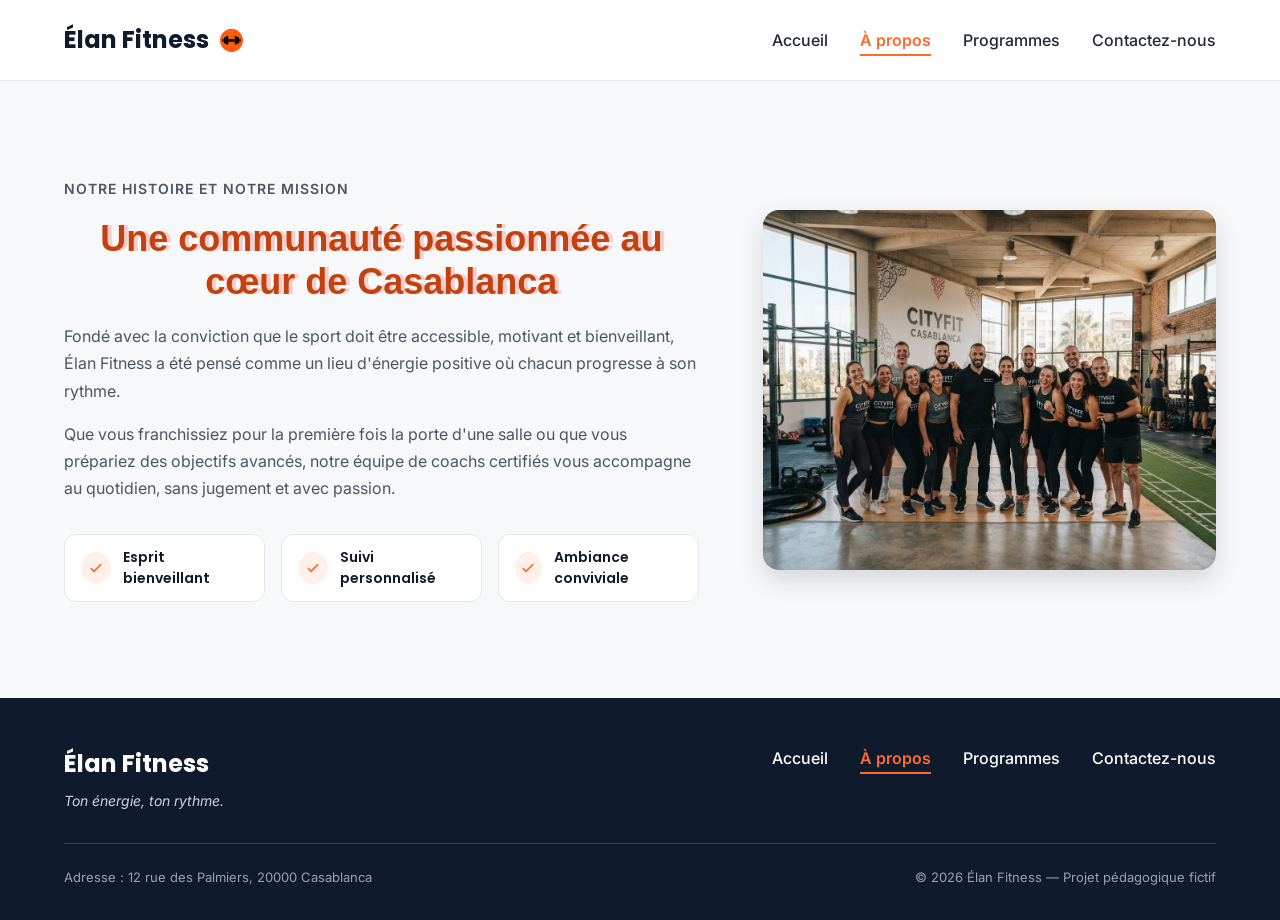
<file: apropos.html>
<!DOCTYPE html>
<html lang="fr">
<head>
  <meta charset="UTF-8">
  <meta name="viewport" content="width=device-width, initial-scale=1">
  <meta name="description" content="Élan Fitness, salle de sport à Casablanca : musculation, yoga, cardio et boxe fitness avec des coachs diplômés. Réservez votre cours d'essai gratuit.">
  <title>Élan Fitness | Salle de sport à Casablanca</title>
<link rel="icon" href="img/icone.png" type="image/png" >
  <link rel="preconnect" href="https://fonts.googleapis.com">
  <link rel="preconnect" href="https://fonts.gstatic.com" crossorigin>
  <link href="https://fonts.googleapis.com/css2?family=Inter:wght@400;500;600&family=Poppins:wght@600;700;800&display=swap" rel="stylesheet">
  <!-- <link rel="stylesheet" href="styleContact.css"> -->
  <link rel="stylesheet" href="style.css">
  <link rel="stylesheet" href="styleResponsive.css">
  <link rel="stylesheet" href="https://cdnjs.cloudflare.com/ajax/libs/font-awesome/6.5.2/css/all.min.css">
</head>

<body>

  <header class="en-tete">
    <div class="conteneur en-tete-contenu">
        <a href="index.html" class="logo">   Élan Fitness   <img src="img/icone.png" width="25px" height="25px" style="border-radius: 50%;margin-left: 10px;">  </a>

      <nav aria-label="Navigation principale">
       <ul class="menu">
          <li><a href="index.html" >Accueil</a></li>
          <li><a href="apropos.html" class="lien-actif">À propos</a></li>
          <li><a href="programmes.html">Programmes</a></li>
          <li><a href="contactez_nous.html">Contactez-nous</a></li>
        </ul>
      </nav>
       <button class="menu-icon" >
       <i class="fa-solid fa-bars"></i>
       </button>
    </div>
  </header>

  <main>

   

    

    <section id="a-propos" class="section Apropos">
      <div class="conteneur apropos-contenu">

        <div class="apropos-texte">
          <p class="sur-titre">Notre histoire et notre mission</p>
          <h2>Une communauté passionnée au cœur de Casablanca</h2>
          <p>
            Fondé avec la conviction que le sport doit être accessible, motivant et bienveillant,
            Élan Fitness a été pensé comme un lieu d'énergie positive où chacun progresse à son rythme.
          </p>
          <p>
            Que vous franchissiez pour la première fois la porte d'une salle ou que vous prépariez des
            objectifs avancés, notre équipe de coachs certifiés vous accompagne au quotidien, sans
            jugement et avec passion.
          </p>

          <ul class="valeurs" >
            <li class="valeur">
              <div class="icone icone-petite"><img src="img/icone-check.svg" alt=""></div>
              <span>Esprit bienveillant</span>
            </li>
            <li class="valeur">
              <div class="icone icone-petite"><img src="img/icone-check.svg" alt=""></div>
              <span>Suivi personnalisé</span>
            </li>
            <li class="valeur">
              <div class="icone icone-petite"><img src="img/icone-check.svg" alt=""></div>
              <span>Ambiance conviviale</span>
            </li>
          </ul>
        </div>

        <img class="apropos-image" src="img/equipe.jpg" alt="L'équipe de coachs d'Élan Fitness réunie dans la salle">

      </div>
    </section>

    <!-- <section id="programmes" class="section"> -->
    

  </main>

  <footer class="pied-de-page">
    <div class="conteneur">

      <div class="pied-haut">
        <div>
          <p class="logo logo-clair">Élan Fitness</p>
          <p class="slogan">Ton énergie, ton rythme.</p>
        </div>

        <nav aria-label="Navigation du pied de page" class="list">
            <ul class="menu">
          <li><a href="index.html" >Accueil</a></li>
          <li><a href="apropos.html" class="lien-actif">À propos</a></li>
          <li><a href="programmes.html">Programmes</a></li>
          <li><a href="contactez_nous.html">Contactez-nous</a></li>
        </ul>
        </nav>
      </div>

      <div class="pied-bas">
        <p>Adresse : 12 rue des Palmiers, 20000 Casablanca</p>
        <p>&copy; 2026 Élan Fitness — Projet pédagogique fictif</p>
      </div>

    </div>
  </footer>
<script>
const toggle = document.querySelector('.en-tete .menu-icon');
const nav = document.querySelector('.en-tete nav');

if (toggle && nav) {
    toggle.addEventListener('click', () => {
        const ouvert = nav.classList.toggle('menu-ouvert');

        toggle.setAttribute('aria-expanded', ouvert);
        toggle.innerHTML = ouvert
            ? '<i class="fa-solid fa-xmark"></i>'
            : '<i class="fa-solid fa-bars"></i>';
    });
}
</script>
</body>
</html>
</file>
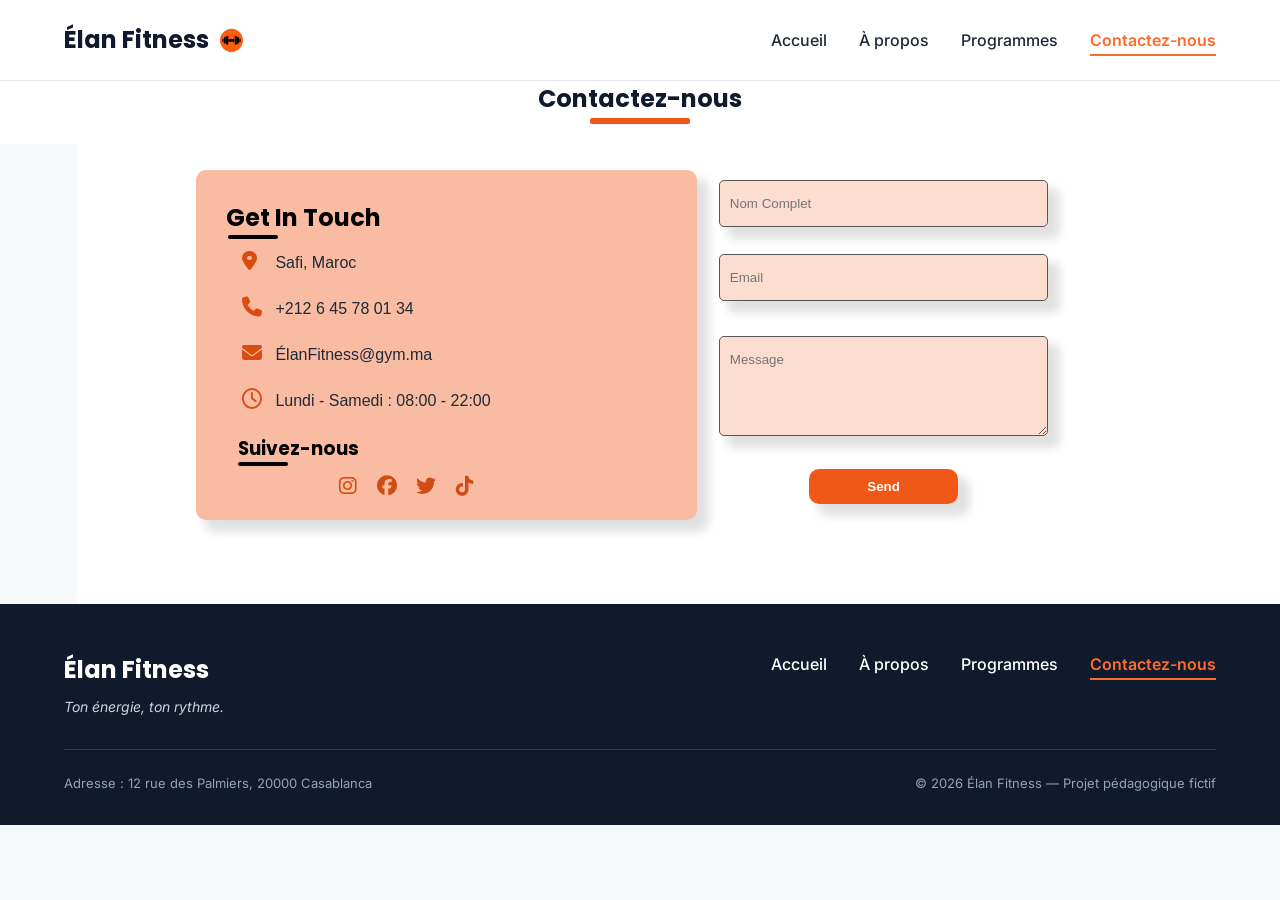
<file: contactez_nous.html>
<!DOCTYPE html>
<html lang="fr">
<head>
  <meta charset="UTF-8">
  <meta name="viewport" content="width=device-width, initial-scale=1">
  <meta name="description" content="Élan Fitness, salle de sport à Casablanca : musculation, yoga, cardio et boxe fitness avec des coachs diplômés. Réservez votre cours d'essai gratuit.">
  <title>Élan Fitness | Salle de sport à Casablanca</title>
<link rel="icon" href="img/icone.png" type="image/png" >
  <link rel="preconnect" href="https://fonts.googleapis.com">
  <link rel="preconnect" href="https://fonts.gstatic.com" crossorigin>
  <link href="https://fonts.googleapis.com/css2?family=Inter:wght@400;500;600&family=Poppins:wght@600;700;800&display=swap" rel="stylesheet">
  <link rel="stylesheet" href="styleContact.css">
  <link rel="stylesheet" href="style.css">
  <link rel="stylesheet" href="styleResponsive.css">
  <link rel="stylesheet" href="https://cdnjs.cloudflare.com/ajax/libs/font-awesome/6.5.2/css/all.min.css">
</head>

<body>

  <header class="en-tete">
    <div class="conteneur en-tete-contenu">
    <a href="index.html" class="logo">   Élan Fitness   <img src="img/icone.png" width="25px" height="25px" style="border-radius: 50%;margin-left: 10px;">  </a>

      <nav aria-label="Navigation principale">
         <ul class="menu">
          <li><a href="index.html" >Accueil</a></li>
          <li><a href="apropos.html">À propos</a></li>
          <li><a href="programmes.html">Programmes</a></li>
          <li><a href="contactez_nous.html" class="lien-actif">Contactez-nous</a></li>
        </ul>
      </nav>
         <button class="menu-icon" >
          <i class="fa-solid fa-bars"></i>
         </button>
    </div>
  </header>
  <section class="titre-contact" style="background-color: white;">
    <h2  id="Contact-title"  >Contactez-nous</h2>

  </section>
  <main class="center">
   <aside >
    <div class="Contact-container">
        <h2 class="contact-title2">Get In Touch</h2>
        <table>
          <tr>
            <td><i class="fa-solid fa-location-dot" style=" color: #da4c10;font-size: 20px;"></i></td>
            <td><p>  Safi, Maroc</p></td>
          </tr>
          <tr>
            <td> <i class="fa-solid fa-phone" class="icones" style=" color: #da4c10;font-size: 20px;"></i></td>
            <td> <p> +212 6 45 78 01 34</p></td>
          </tr>
          <tr>
            <td>
                  <i class="fa-solid fa-envelope" class="icones" style=" color: #da4c10;font-size: 20px;"></i>
            </td>
            <td>
                    <p> ÉlanFitness@gym.ma</p>
            </td>
          </tr>
          <tr>
            <td>
                  <i class="fa-regular fa-clock" class="icones" style=" color: #da4c10;font-size: 20px;font-size: 20px;"></i>
            </td>
            <td><p> Lundi - Samedi : 08:00 - 22:00</p></td>
          </tr>
          <tr>
            <td colspan="2" >
               <h3>Suivez-nous</h3>
               <p><i class="fa-brands fa-instagram"></i>  <i class="fa-brands fa-facebook"></i> <i class="fa-brands fa-twitter"></i> <i class="fa-brands fa-tiktok"></i></p>
            </td>
          </tr>
         
        </table>
        

        
        

        
        
    </div>
   
  </aside>
  <section>
    <div class="form-container">
   
        <form>
          <table>
            <tr>
            <td class="input-box">
                    <input type="text" id="nom" name="nom" placeholder="Nom Complet ">
                    <!-- <label for="nom">Nom</label> -->
            </td>
            </tr>
            <tr>
              <td class="input-box">
                    <input type="email" id="email" name="email" placeholder="Email">
                    <!-- <label for="email">Email</label> -->
              </td>
            </tr>
            <tr>
              <td class="input-box">
                <textarea id="message"  name="message" placeholder="Message"></textarea>
                <!-- <label for="message">Massage</label> -->
              </td>
            </tr>
            <tr>
              <td>
                <input type="submit" class="btnSend" value="Send">
              </td>
            </tr>
          </table>
 
          
      </form>
    </div>
   
 
  </section>
 
 </main>
  <footer class="pied-de-page">
    <div class="conteneur">

      <div class="pied-haut">
        <div>
          <p class="logo logo-clair">Élan Fitness</p>
          <p class="slogan">Ton énergie, ton rythme.</p>
        </div>

        <nav aria-label="Navigation du pied de page">
      <ul class="menu">
          <li><a href="index.html" >Accueil</a></li>
          <li><a href="apropos.html">À propos</a></li>
          <li><a href="programmes.html">Programmes</a></li>
          <li><a href="contactez_nous.html" class="lien-actif">Contactez-nous</a></li>
        </ul>
        </nav>
      </div>

      <div class="pied-bas">
        <p>Adresse : 12 rue des Palmiers, 20000 Casablanca</p>
        <p>&copy; 2026 Élan Fitness — Projet pédagogique fictif</p>
      </div>

    </div>
  </footer>
<script>
const toggle = document.querySelector('.en-tete .menu-icon');
const nav = document.querySelector('.en-tete nav');

if (toggle && nav) {
    toggle.addEventListener('click', () => {
        const ouvert = nav.classList.toggle('menu-ouvert');

        toggle.setAttribute('aria-expanded', ouvert);
        toggle.innerHTML = ouvert
            ? '<i class="fa-solid fa-xmark"></i>'
            : '<i class="fa-solid fa-bars"></i>';
    });
}
</script>
</body>
</html>
</file>
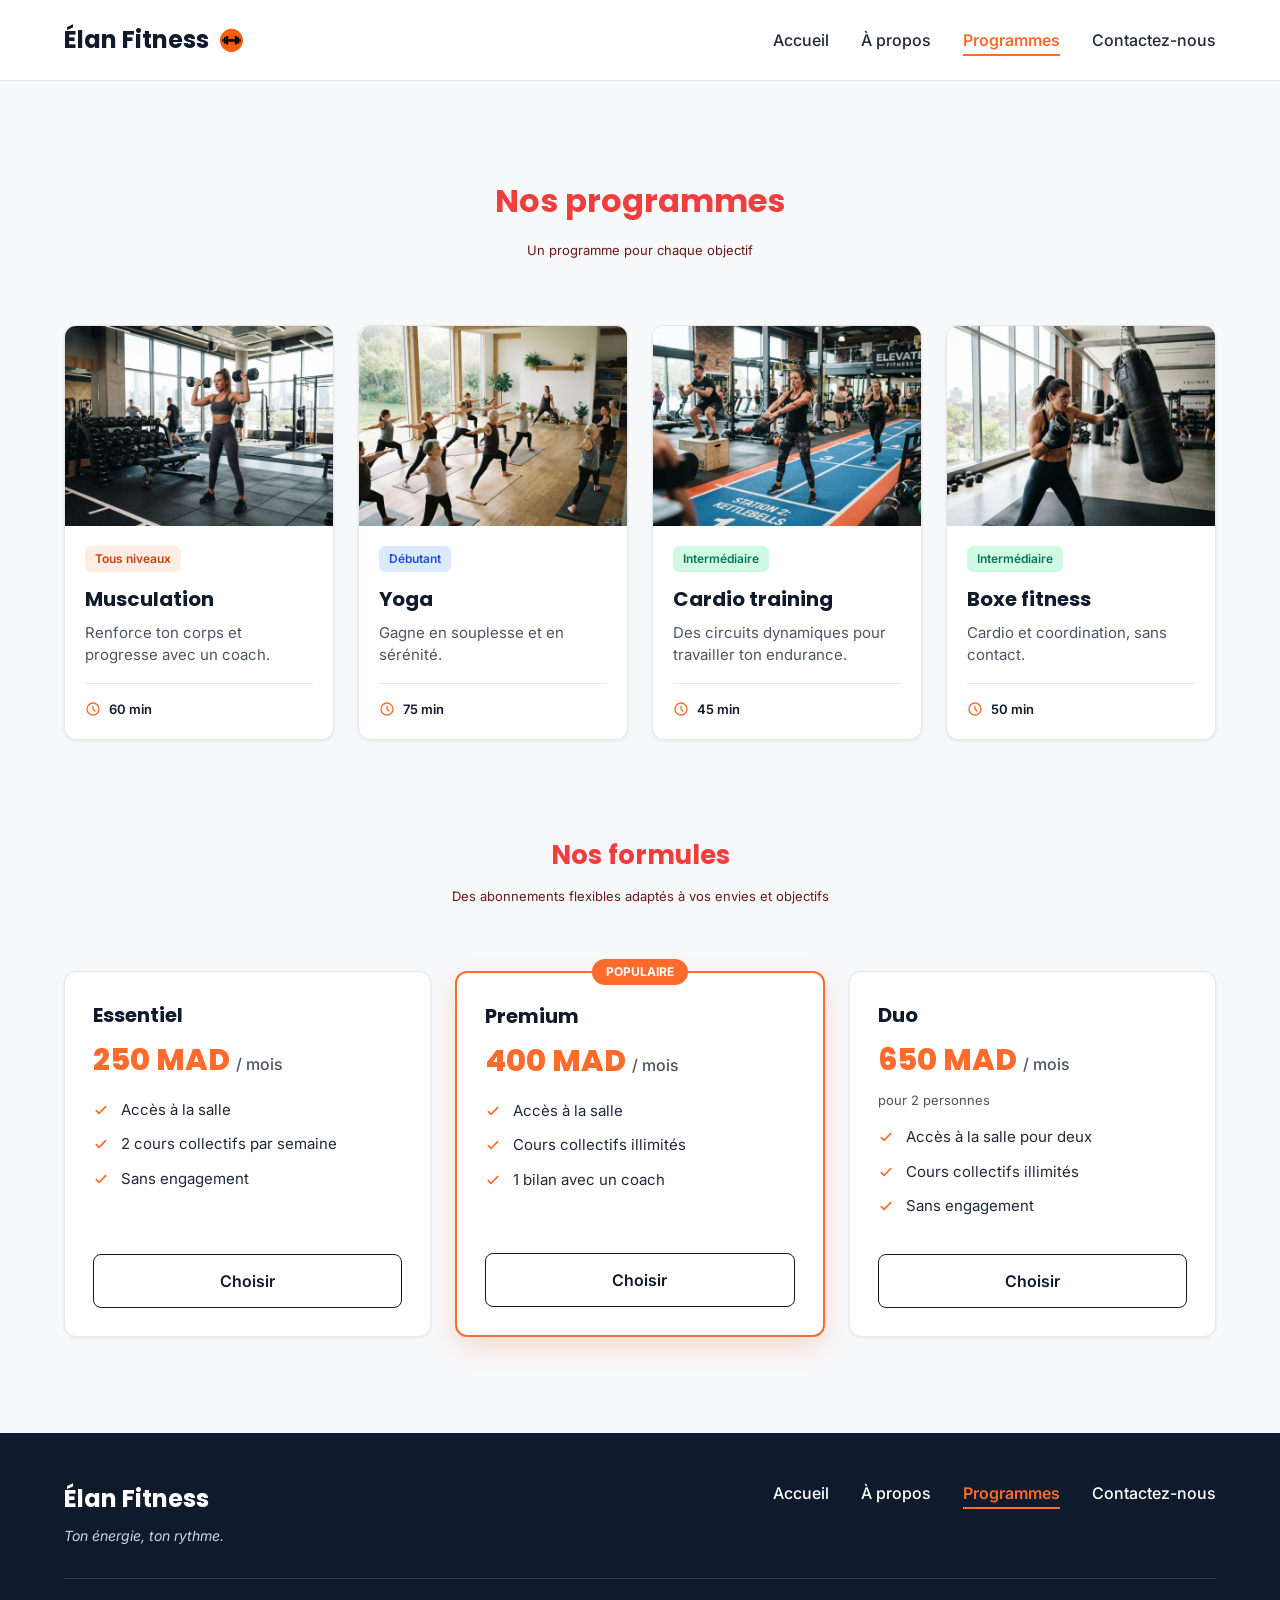
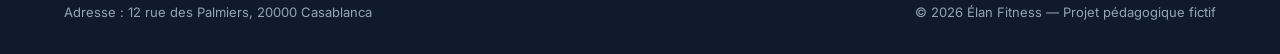
<file: programmes.html>
<!DOCTYPE html>
<html lang="fr">
<head>
  <meta charset="UTF-8">
  <meta name="viewport" content="width=device-width, initial-scale=1">
  <meta name="description" content="Élan Fitness, salle de sport à Casablanca : musculation, yoga, cardio et boxe fitness avec des coachs diplômés. Réservez votre cours d'essai gratuit.">
  <title>Élan Fitness | Salle de sport à Casablanca</title>
<link rel="icon" href="img/icone.png" type="image/png" >
  <link rel="preconnect" href="https://fonts.googleapis.com">
  <link rel="preconnect" href="https://fonts.gstatic.com" crossorigin>
  <link href="https://fonts.googleapis.com/css2?family=Inter:wght@400;500;600&family=Poppins:wght@600;700;800&display=swap" rel="stylesheet">
  <!-- <link rel="stylesheet" href="styleContact.css"> -->
  <link rel="stylesheet" href="style.css">
  <link rel="stylesheet" href="styleResponsive.css">
  <link rel="stylesheet" href="https://cdnjs.cloudflare.com/ajax/libs/font-awesome/6.5.2/css/all.min.css">
</head>

<body>

  <header class="en-tete"> 
     <div class="conteneur en-tete-contenu">
     <a href="index.html" class="logo">   Élan Fitness   <img src="img/icone.png" width="25px" height="25px" style="border-radius: 50%;margin-left: 10px;">  </a>

      <nav aria-label="Navigation principale">
          <ul class="menu">
          <li><a href="index.html">Accueil</a></li>
          <li><a href="apropos.html">À propos</a></li>
          <li><a href="programmes.html" class="lien-actif"> Programmes</a></li>
          <li><a href="contactez_nous.html">Contactez-nous</a></li>
        </ul>
      </nav>
       <button class="menu-icon" >
         <i class="fa-solid fa-bars"></i>
       </button>
    </div>
  </header>

  <main>

    
    <section id="programmes" class="section">
      <div class="conteneur">

        <div class="section-titre">
          <h2>Nos programmes</h2>
          <p>Un programme pour chaque objectif</p>
        </div>

        <div class="cartes">

          <article class="carte carte-programme">
            <img src="img/musculation.jpg" alt="Une sportive soulève des haltères dans l'espace musculation">
            <div class="programme-corps">
              <span class="etiquette etiquette-orange">Tous niveaux</span>
              <h3>Musculation</h3>
              <p>Renforce ton corps et progresse avec un coach.</p>
              <p class="duree"><img src="img/icone-duree.svg" alt="">60 min</p>
            </div>
          </article>

          <article class="carte carte-programme">
            <img src="img/yoga.jpg" alt="Un groupe pratique le yoga sur des tapis dans une salle lumineuse">
            <div class="programme-corps">
              <span class="etiquette etiquette-bleue">Débutant</span>
              <h3>Yoga</h3>
              <p>Gagne en souplesse et en sérénité.</p>
              <p class="duree"><img src="img/icone-duree.svg" alt="">75 min</p>
            </div>
          </article>

          <article class="carte carte-programme">
            <img src="img/cardio.jpg" alt="Des sportifs suivent un circuit de cardio training avec des kettlebells">
            <div class="programme-corps">
              <span class="etiquette etiquette-verte">Intermédiaire</span>
              <h3>Cardio training</h3>
              <p>Des circuits dynamiques pour travailler ton endurance.</p>
              <p class="duree"><img src="img/icone-duree.svg" alt="">45 min</p>
            </div>
          </article>

          <article class="carte carte-programme">
            <img src="img/boxe.jpg" alt="Une sportive frappe un sac de frappe pendant un cours de boxe fitness">
            <div class="programme-corps">
              <span class="etiquette etiquette-verte">Intermédiaire</span>
              <h3>Boxe fitness</h3>
              <p>Cardio et coordination, sans contact.</p>
              <p class="duree"><img src="img/icone-duree.svg" alt="">50 min</p>
            </div>
          </article>

        </div>

        <div class="formules">

          <div class="section-titre">
            <h3>Nos formules</h3>
            <p>Des abonnements flexibles adaptés à vos envies et objectifs</p>
          </div>

          <div class="cartes">

            <article class="carte formule">
              <h4>Essentiel</h4>
              <p class="prix">250 MAD <span>/ mois</span></p>
              <ul class="formule-liste">
                <li>Accès à la salle</li>
                <li>2 cours collectifs par semaine</li>
                <li>Sans engagement</li>
              </ul>
              <a href="contactez_nous.html" class="bouton bouton-secondaire">Choisir</a>
            </article>

            <article class="carte formule formule-populaire">
              <p class="badge-populaire">Populaire</p>
              <h4>Premium</h4>
              <p class="prix">400 MAD <span>/ mois</span></p>
              <ul class="formule-liste">
                <li>Accès à la salle</li>
                <li>Cours collectifs illimités</li>
                <li>1 bilan avec un coach</li>
              </ul>
              <a href="contactez_nous.html" class="bouton bouton-principal">Choisir</a>
            </article>

            <article class="carte formule">
              <h4>Duo</h4>
              <p class="prix">650 MAD <span>/ mois</span></p>
              <p class="prix-note">pour 2 personnes</p>
              <ul class="formule-liste">
                <li>Accès à la salle pour deux</li>
                <li>Cours collectifs illimités</li>
                <li>Sans engagement</li>
              </ul>
              <a href="contactez_nous.html" class="bouton bouton-secondaire">Choisir</a>
            </article>

          </div>
        </div>

      </div>
    </section>

  </main>

  <footer class="pied-de-page">
    <div class="conteneur">

      <div class="pied-haut">
        <div>
          <p class="logo logo-clair">Élan Fitness</p>
          <p class="slogan">Ton énergie, ton rythme.</p>
        </div>

        <nav aria-label="Navigation du pied de page">
            <ul class="menu">
          <li><a href="index.html">Accueil</a></li>
          <li><a href="apropos.html">À propos</a></li>
          <li><a href="programmes.html" class="lien-actif">Programmes</a></li>
          <li><a href="contactez_nous.html">Contactez-nous</a></li>
        </ul>
        </nav>
      </div>

      <div class="pied-bas">
        <p>Adresse : 12 rue des Palmiers, 20000 Casablanca</p>
        <p>&copy; 2026 Élan Fitness — Projet pédagogique fictif</p>
      </div>

    </div>
  </footer>
            <script>
          const toggle = document.querySelector('.en-tete .menu-icon');
          const nav = document.querySelector('.en-tete nav');

          if (toggle && nav) {
              toggle.addEventListener('click', () => {
                  const ouvert = nav.classList.toggle('menu-ouvert');

                  toggle.setAttribute('aria-expanded', ouvert);
                  toggle.innerHTML = ouvert
                      ? '<i class="fa-solid fa-xmark"></i>'
                      : '<i class="fa-solid fa-bars"></i>';
              });
          }
          </script>
</body>
</html>
</file>
<file: styleContact.css>
main
{
    display: flex;
    width: 100%;
    padding:5%;
    padding-top: 2%;
    margin: auto;
    background-color: white;
    margin-left: 6vw;
}
section
{
    flex: 1 1 0;
   padding: 0 20px 20px 20px;
    
    
}

section form table
{
    

   width: 60%; 
   margin: 0;
   height: 350px ;

 
}
section form input,
section form textarea
{
    width: 100%;
    display: block;
    margin: auto;
    margin-bottom: 7px;
    background-color:rgba(240, 88, 23, 0.2) ;
    font-family: sans-serif;
   box-shadow: 10px 10px 10px 2px rgba(0, 0, 0, 0.12);

}
section form label
{
    background-color:rgba(240, 88, 23, 0) ;
   
}
section form textarea
{
    height: 100px;
    
}
section form input[type="submit"]
{
    width: 45%;
    height: 35px;
    color: white;
    font-weight: bold;
    border: none;
    border-radius: 10px;
    box-shadow: 10px 10px 10px 2px rgba(0, 0, 0, 0.12);
    background-color: #F05817 ;
}
.btnSend:hover
{
  cursor: pointer;
 font-size: 15px;
    
}
.input-box input,textarea {
    width: 100%;
    padding: 15px 10px;
    border: 1px solid #575555;
    border-radius: 5px;
    outline: none;
}
.input-box input:focus,textarea:focus
{
    border-color:#cf4c14;
}
aside
{
    flex: 1 1 0;
    position: relative;
    height: 100%; 
    
}



#Contact-title
{
    text-align: center;
     position: relative;
     padding-bottom: 7px;

}
#Contact-title::after {
    content: "";
    position: absolute;
    left: 46%;
    bottom: 0;
    width: 100px;
    height: 6px;
    background-color: #F05817;
    border-radius: 2px;
}
.titre-contact
{
    width: 100vw;
}
.Contact-container
{
    position:absolute;
     background-color:rgba(240, 88, 23, 0.4);
     padding: 30px;
     width: 90%;
     height: 350px ;
     top: 0;
     right: 0;
     font-family: sans-serif;
     border-radius: 10px;
    box-sizing: border-box;
    box-shadow: 10px 10px 10px 2px rgba(0, 0, 0, 0.12);
}
aside .contact-title2
{
     color: black;
     position: relative;
     padding-bottom: 3px;
}
aside .contact-title2::after
{
    content: "";
    position: absolute;
    left: 2px;
    bottom: 0;
    width: 50px;
    height: 4px;
    background-color: black;
    border-radius: 2px;
    
}
aside .Contact-container p,h3
{
    
    padding: 10px;
}
aside .Contact-container h3
{
      color: black;
     position: relative;
     padding-bottom: 3px;
}
aside .Contact-container h3::after
{
    content: "";
    position: absolute;
    left: 10px;
    bottom: 0;
    width: 50px;
    height: 4px;
    background-color: black;
    border-radius: 2px;
    
}
aside .Contact-container i
{
    padding-right: 15px;
    font-size: 20px;
    position: relative;
    left: 40%;
    color: #cf4c14;

}
</file>
<file: style.css>
* {
  box-sizing: border-box;
  margin: 0;
  padding: 0;
}

html {
  scroll-behavior: smooth;
}

body {
  font-family: 'Inter', Arial, sans-serif;
  font-size: 16px;
  line-height: 1.5;
  color: #1F2937;
  background-color: #F7F8FA;
}

h1, h2, h3, h4 {
  font-family: 'Poppins', Arial, sans-serif;
  color: #0F1B2D;
}


a {
  color: inherit;
  text-decoration: none;
}

ul {
  list-style: none;
}

img {
  display: block;
  max-width: 100%;
}

a:focus-visible,
button:focus-visible {
  outline: 3px solid #FF6B2C;
  outline-offset: 2px;
}

.conteneur {
  width: 100%;
  max-width: 1200px;
  margin: 0 auto;
  padding: 0 24px;
}

.section {
  padding: 96px 0;
}

.section-blanche {
  background-color: #FFFFFF;
  border-top: 1px solid #E5E7EB;
  border-bottom: 1px solid #E5E7EB;
}

.section-titre {
  max-width: 640px;
  margin: 0 auto 64px;
  text-align: center;
}

.section-titre h2 {
  font-size: 32px;
  margin-bottom: 16px;
  color: #ed0c0ccb;
}

.section-titre h3 {
  font-size: 26px;
  margin-bottom: 12px;
  color: #ed0c0ccb;

}

.section-titre p {
  color: #640f0ff6;
  font-size: 13px;
}

.sur-titre {
  font-size: 14px;
  font-weight: 600;
  color: #df612b;
  text-transform: uppercase;
  letter-spacing: 1px;
  margin-bottom: 12px;
}

.bouton {
  display: inline-block;
  padding: 14px 28px;
  border-radius: 8px;
  font-size: 16px;
  font-weight: 600;
  text-align: center;
  cursor: pointer;
}
 
.bouton 
{
     background-color: #FFFFFF;
  border: 1px solid #0F1B2D;
  color: #0F1B2D;
}

.cartes {
  display: flex;
  gap: 24px;
}

.carte {
  flex: 1;
  background-color: #FFFFFF;
  border: 1px solid #E5E7EB;
  border-radius: 12px;
  box-shadow: 0 1px 3px rgba(15, 27, 45, 0.08);
}

.icone {
  width: 48px;
  height: 48px;
  background-color: #FFF0EA;
  border-radius: 8px;
  display: flex;
  align-items: center;
  justify-content: center;
}

.icone img {
  width: 24px;
  height: 24px;
}

.icone-petite {
  width: 32px;
  height: 32px;
  border-radius: 50%;
}

.icone-petite img {
  width: 16px;
  height: 16px;
}

.en-tete {
  position: sticky;
  top: 0;
  z-index: 10;
  background-color: #FFFFFF;
  border-bottom: 1px solid #E5E7EB;
}

.en-tete-contenu {
  height: 80px;
  display: flex;
  align-items: center;
  justify-content: space-between;
}

.logo {
  display: flex;
  align-items: center;
  font-family: 'Poppins', Arial, sans-serif;
  font-size: 24px;
  font-weight: 700;
  color: #0F1B2D;
}

/* .logo::after {
  content: "";
  width: 10px;
  height: 10px;
  margin-left: 8px;
  background-color: #FF6B2C;
  border-radius: 50%;
} */

.menu {
  display: flex;
  gap: 32px;
}

.menu a {
  font-weight: 500;
  padding-bottom: 4px;
  border-bottom: 2px solid transparent;
}

.menu a:hover {
  color: #FF6B2C;
   transition: 0.5s;
}

.menu .lien-actif {
  color: #FF6B2C;
  font-weight: 600;
  border-bottom-color: #FF6B2C;
}

.hero {
  padding: 64px 0 96px;
}

.hero-contenu {
  display: flex;
  align-items: center;
  gap: 32px;
}

.hero-texte {
  flex: 7;
}

.hero-texte h1 {
  font-size: 48px;
  font-weight: 800;
  line-height: 1.2;
  margin-bottom: 24px;
  color: #C2410C;
  /* text-align: center; */
  font-family: Arial, Helvetica, sans-serif;
  text-shadow: 4px 0 1px  rgba(220, 2, 2, 0.174);
}

.hero-description {
  max-width: 520px;
  font-size: 18px;
  line-height: 1.6;
  color: #4B5563;
  margin-bottom: 32px;
}

.boutons {
  display: flex;
  flex-wrap: wrap;
  gap: 16px;

  
}
.boutons a
{
  border: 1px solid rgba(242, 112, 5, 0.409) ;
  box-shadow: 5px 7px 15px rgba(242, 112, 5, 0.409);
  
}
.boutons a:hover
{
   background-color: #ed0c0ccb;
  border: none;
  color: #FFFFFF;
  transition: 0.5s;

}
.boutons .bouton-secondaire
{
  background-color: #ed0c0ccb;
}

.hero-image {
  flex: 5;
  min-width: 0;
  height: 400px;
  object-fit: cover;
  border-radius: 16px;
  border: 1px solid #E5E7EB;
  box-shadow: 0 10px 25px rgba(15, 27, 45, 0.15);
}

.chiffres {
  display: flex;
  margin-top: 64px;
  padding: 32px;
  background-color: #FFFFFF;
  border: 1px solid #E5E7EB;
  border-radius: 12px;
  box-shadow: 0 1px 3px rgba(15, 27, 45, 0.08);
}

.chiffre {
  flex: 1;
  text-align: center;
  font-weight: 500;
  color: #0F1B2D;
}

.chiffre + .chiffre {
  border-left: 1px solid #E5E7EB;
}

.chiffre-nombre {
  font-family: 'Poppins', Arial, sans-serif;
  font-size: 36px;
  font-weight: 800;
  color: #FF6B2C;
}

.carte-avantage {
  padding: 24px;
  background-color: #F7F8FA;
  box-shadow: none;
}

.carte-avantage .icone {
  margin-bottom: 20px;
}

.carte-avantage h3 {
  font-size: 20px;
  margin-bottom: 8px;
}

.carte-avantage p {
  color: #4B5563;
  line-height: 1.6;
}

.apropos-contenu {
  display: flex;
  align-items: center;
  gap: 64px;
}

.apropos-texte {
  flex: 7;
}

.apropos-texte h2 {
  font-size: 36px;
  line-height: 1.2;
  margin-bottom: 20px;
  color: #C2410C;
  text-align: center;
  font-family: Arial, Helvetica, sans-serif;
  text-shadow: 4px 0 1px  rgba(220, 2, 2, 0.174);
}

.apropos-texte p {
  color: #4B5563;
  line-height: 1.7;
  margin-bottom: 16px;
}

.valeurs {
  display: flex;
  gap: 16px;
  margin-top: 32px;
}

.valeur {
  flex: 1;
  display: flex;
  align-items: center;
  gap: 12px;
  padding: 12px 16px;
  background-color: #FFFFFF;
  border: 1px solid #E5E7EB;
  border-radius: 12px;
  font-family: 'Poppins', Arial, sans-serif;
  font-size: 14px;
  font-weight: 600;
  color: #0F1B2D;
}
.carte:hover
{
     box-shadow: 10px 10px 10px 2px rgba(0, 0, 0, 0.12);
     padding: 10px;
      transition: 0.5s;
}
.formule:hover
{
    border: 2px solid #FF6B2C;
    box-shadow: 10px 10px 10px 2px rgba(245, 92, 10, 0.12);
    padding: 20px;
     transition: 0.5s;
}
.formule .bouton:hover
{
  background-color:#FF6B2C ;
  border: none;
  color: white;
   transition: 0.5s;
}
.apropos-image {
  flex: 5;
  min-width: 0;
  height: 360px;
  object-fit: cover;
  border-radius: 16px;
  box-shadow: 0 10px 25px rgba(15, 27, 45, 0.15);
}

.carte-programme {
  display: flex;
  flex-direction: column;
  overflow: hidden;
}

.carte-programme > img {
  width: 100%;
  height: 200px;
  object-fit: cover;
}

.programme-corps {
  flex: 1;
  display: flex;
  flex-direction: column;
  padding: 20px;
}

.programme-corps h3 {
  font-size: 20px;
  margin-bottom: 8px;
}

.programme-corps p {
  font-size: 15px;
  color: #4B5563;
}

.etiquette {
  align-self: flex-start;
  padding: 4px 10px;
  margin-bottom: 12px;
  border-radius: 6px;
  font-size: 12px;
  font-weight: 600;
}

.etiquette-orange {
  background-color: #FFEDE5;
  color: #C2410C;
}

.etiquette-bleue {
  background-color: #DBEAFE;
  color: #1D4ED8;
}

.etiquette-verte {
  background-color: #D1FAE5;
  color: #047857;
}

.programme-corps .duree {
  display: flex;
  align-items: center;
  gap: 8px;
  margin-top: auto;
  padding-top: 16px;
  border-top: 1px solid #E5E7EB;
  font-size: 13px;
  font-weight: 600;
  color: #0F1B2D;
}

.programme-corps h3 + p {
  margin-bottom: 16px;
}

.duree img {
  width: 16px;
  height: 16px;
}

.formules {
  margin-top: 96px;
}

.formule {
  position: relative;
  display: flex;
  flex-direction: column;
  padding: 28px;
}

.formule h4 {
  font-size: 20px;
}

.prix {
  margin: 8px 0 16px;
  font-family: 'Poppins', Arial, sans-serif;
  font-size: 30px;
  font-weight: 800;
  color: #FF6B2C;
}

.prix span {
  font-family: 'Inter', Arial, sans-serif;
  font-size: 16px;
  font-weight: 500;
  color: #4B5563;
}

.prix-note {
  margin: -8px 0 16px;
  font-size: 13px;
  color: #4B5563;
}

.formule-liste {
  flex: 1;
  margin-bottom: 24px;
}

.formule-liste li {
  padding-left: 28px;
  margin-bottom: 12px;
  font-size: 15px;
  background-image: url('img/icone-check.svg');
  background-repeat: no-repeat;
  background-position: left center;
  background-size: 16px;
}

.formule .bouton {
  display: block;
}

.formule-populaire {
  border: 2px solid #FF6B2C;
  box-shadow: 0 10px 25px rgba(255, 107, 44, 0.2);
}

.badge-populaire {
  position: absolute;
  top: -14px;
  left: 50%;
  transform: translateX(-50%);
  padding: 4px 14px;
  background-color: #FF6B2C;
  border-radius: 999px;
  font-size: 12px;
  font-weight: 700;
  text-transform: uppercase;
  color: #FFFFFF;
}

.pied-de-page {
  padding: 48px 0 32px;
  background-color: #0F1B2D;
  color: #FFFFFF;
}

.pied-haut {
  display: flex;
  justify-content: space-between;
  align-items: flex-start;
  padding-bottom: 32px;
  border-bottom: 1px solid rgba(255, 255, 255, 0.15);
}

.logo-clair {
  color: #FFFFFF;
}

.slogan {
  margin-top: 8px;
  font-size: 14px;
  font-style: italic;
  color: #CBD5E1;
}

.menu-pied {
  gap: 24px;
}

.menu-pied a {
  font-size: 14px;
  font-weight: 400;
  color: #E2E8F0;
}

.pied-bas {
  display: flex;
  justify-content: space-between;
  margin-top: 24px;
  font-size: 13px;
  color: #94A3B8;
}
.menu-icon
{
  display: none;
  border: none;
  color: #FF6B2C ;
  background-color: white;
  font-size: 24px;
  cursor: pointer;
}
</file>
<file: styleResponsive.css>
/* tablette */
@media (max-width:860px)
{
    
  main{
    /* background-color: rgb(164, 164, 209); */
    gap: 10px;
    flex-direction: column;
    margin: 0;
   
  }
  
  main section
  {
   width: 100%;
   padding-left:10vw ;
   
   text-align: center;
  }
  main aside{
   width: 100%;
  }
     main section table
    {
       width: 90%;
    }
     main>aside .Contact-container
     {
        position: relative;
        /* left: 20%; */
        margin: 5vw;
        width: 90%;
     }
   
    
     .cartes {
            flex-direction: column;
            gap: 12px;
            justify-content: center;
            align-items: center;
            }
     .carte {
              
                width: 70%;
                 
             }
      
       .hero-contenu {
        flex-direction: column;
       
         text-align: center;
        
        gap: 25px;
    }
        .hero-image
        {
           width: 90%;
           
           order: -1;

        }
        .hero-texte h1 {
        font-size: 26px;
        line-height: 1.5;
        /* text-align: center; */
        /* justify-content: center; */
        }
        .bouton
        {
         width: 100%;
        }
        .hero-texte p {
        
        font-size: 14px;
        }
        .hero-texte  .sur-titre {
         font-size: 12px;
         text-align: center;
        }
        
      .apropos-texte h2 {
        font-size: 30px;
        line-height: 1.5;
       
        
        }
     
        .apropos-texte p {
        
        font-size: 13px;
        }
        .apropos-texte  .sur-titre {
        
         font-size: 15px;
        }
       .apropos-contenu {
        flex-direction: column;
        /* align-items: stretch; */
        gap: 25px;
    }
        .apropos-image
        {
           width: 90%;
          
           order: -1;
           
          
        }
    
}
/* Mobile */
@media (max-width:673px)
{
    main{
         flex-direction: column;
         align-items: center;
         width: 100%;
       

    }
    main>section
    {
        width: 90%;
    }
    main>aside 
     {
        position: relative;
       
        
        
     }
   
   
      main>section form table
     {
        
        width: 100%;
        position: relative;
        right: 2vw;
       
     }
     .Apropos
     {
        /* background-color: yellow; */
        width: 100%;
        margin: 0;
        
     }
     
     .apropos-texte h2 {
        font-size: 26px;
        line-height: 1.5;
        text-align: center;
        
        }
         .hero-texte
         {

          font-family: 'Poppins', Arial, sans-serif;
         }
        .apropos-texte p {
        
        font-size: 14px;
        }
        .apropos-texte  .sur-titre {
         text-align: center;
         font-size: 12px;
        }
        .apropos-contenu {
        flex-direction: column;
        /* align-items: stretch; */
        gap: 25px;
    }
        .apropos-image
        {
           width: 100%;
           height: 200px;
           order: -1;
           flex: none;
          
        }
        .hero-texte h1 {
        font-size: 26px;
        line-height: 1.5;
        text-align: center;
        }
        .bouton
        {
         width: 100%;
        }
        .hero-texte p {
        
        font-size: 14px;
        }
        .hero-texte  .sur-titre {
         font-size: 12px;
         text-align: center;
        }
        
    .hero-contenu {
        flex-direction: column;
        align-items: center;
        margin-left: 5vw;
        gap: 25px;
    }
     .hero-image
        {
           width: 100%;
           height: 250px;
           order: -1;
           flex: none;
          
        }
     
     .valeurs
     {
        flex-direction: column;
        position: relative;
        justify-content: center;
        align-items: center;
        
     }
     
     .valeur
     {
       
        padding: 30px 50px;
        font-size: 16px;
        width: 80%;
     
     }
       .cartes {
            
            /* background-color: red; */
            width: 100vw;
        
           
            }
     .carte {
               
                width: 80%;
                position: relative;
                right: 4vw;
             }
      
   .en-tete-contenu {
        display: flex;
        justify-content: space-between;
        align-items: center;
        position: relative;
    }

    .en-tete .menu-icon {
        display: block;
    }

    .en-tete nav {
        display: none;
        position: absolute;
        top: 100%;
        left: 0;
        width: 100%;
        background: white;
        z-index: 1000;
        padding: 20px;
        box-shadow: 0 5px 10px rgba(0, 0, 0, 0.1);
    }

    .en-tete nav.menu-ouvert {
        display: block;
    }

    .en-tete nav .menu {
        display: flex;
        flex-direction: column;
        align-items: center;
        gap: 20px;
    }
    .pied-de-page .menu
    {
      display: none;
    }
    .pied-de-page .pied-haut
    {
      color: red;
    }
}
</file>
